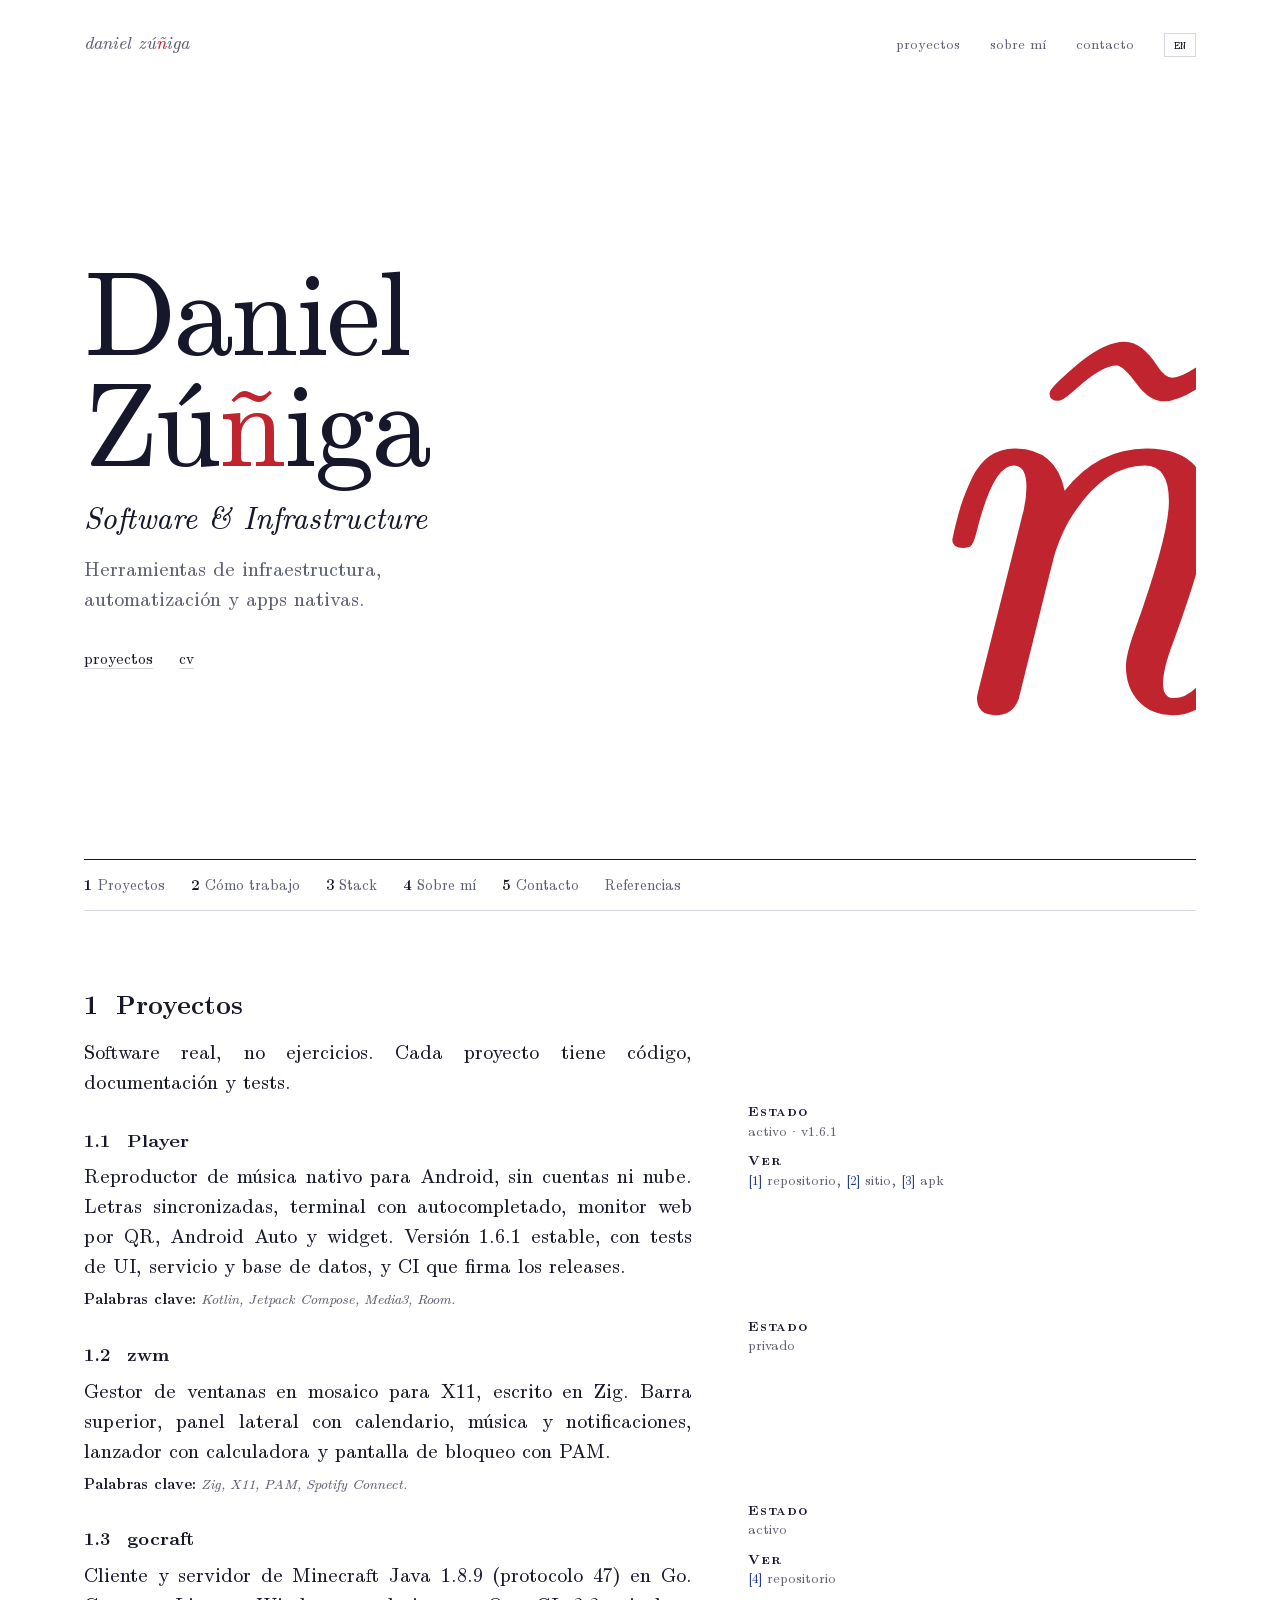
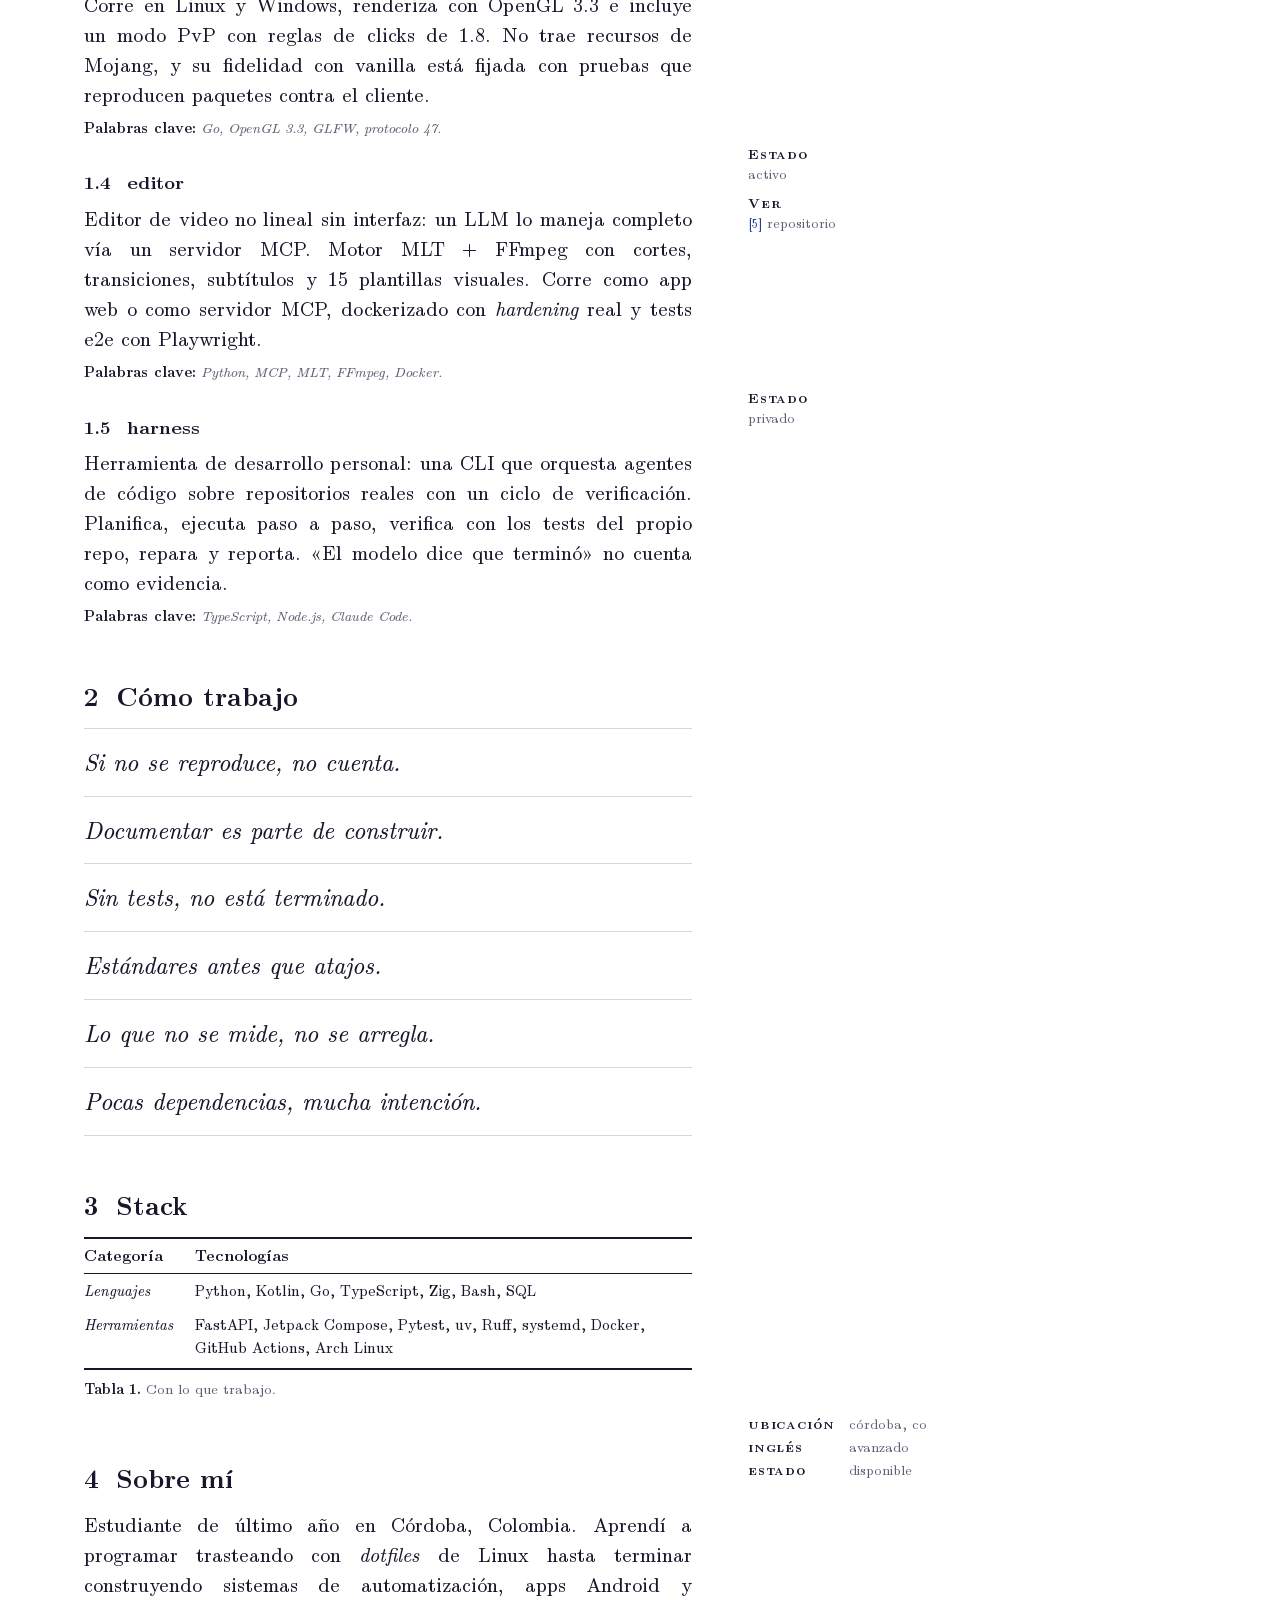
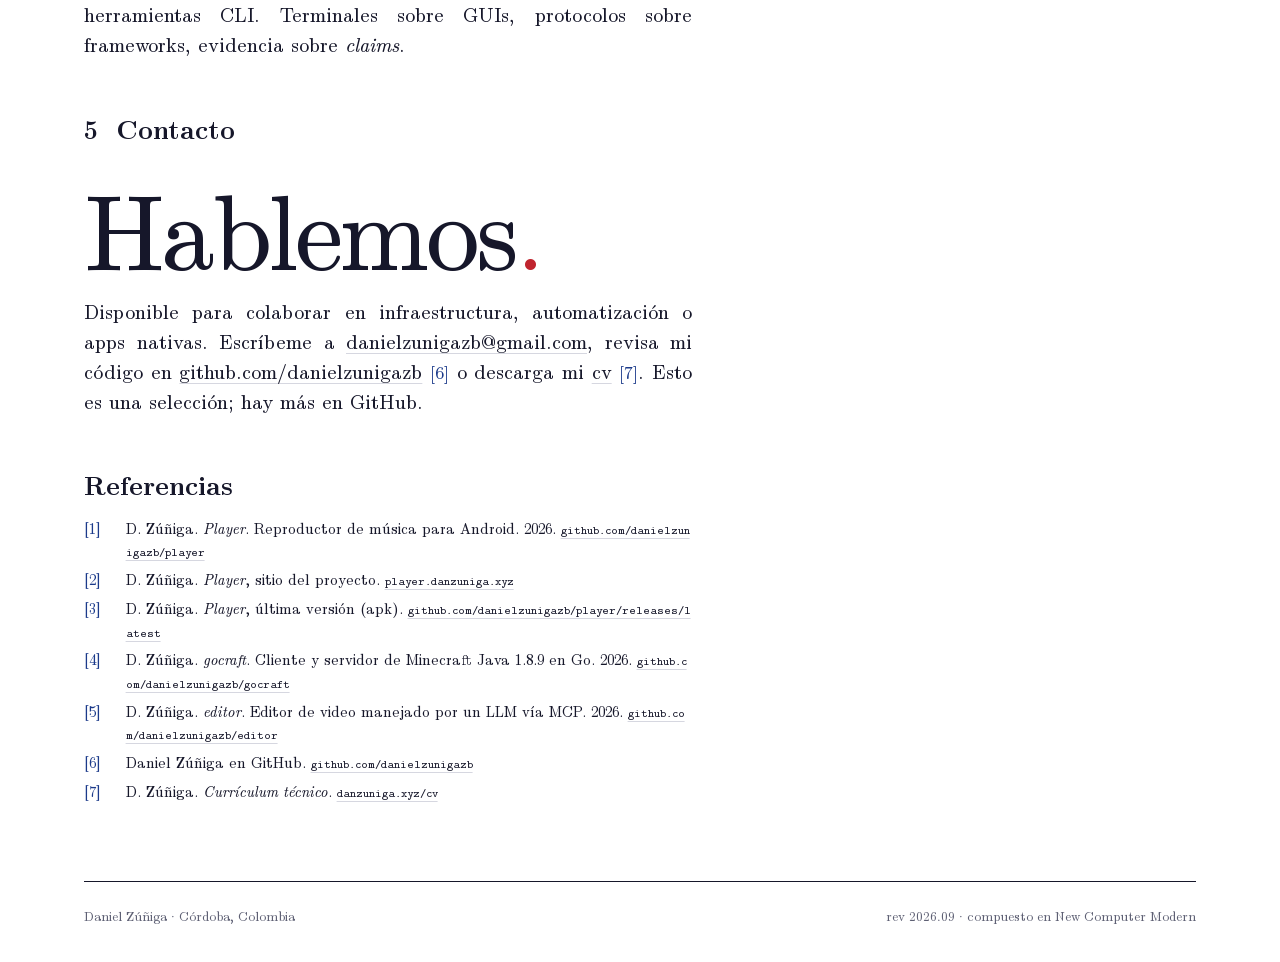
<file: index.html>
<!DOCTYPE html>
<html lang="es">
<head>
<meta charset="UTF-8">
<meta name="viewport" content="width=device-width, initial-scale=1.0">
<meta name="color-scheme" content="light dark">
<title>Daniel Zúñiga · Software &amp; Infrastructure</title>
<meta name="description" content="Daniel Zúñiga, autodidacta colombiano. Herramientas de infraestructura, automatización y apps nativas: Player, gocraft, zwm, editor y harness.">
<link rel="canonical" href="https://danzuniga.xyz/">
<link rel="alternate" hreflang="es" href="https://danzuniga.xyz/">
<link rel="alternate" hreflang="en" href="https://danzuniga.xyz/en/">
<link rel="alternate" hreflang="x-default" href="https://danzuniga.xyz/">
<meta property="og:title" content="Daniel Zúñiga · Software &amp; Infrastructure">
<meta property="og:description" content="Autodidacta colombiano. Herramientas de infraestructura, automatización y apps nativas.">
<meta property="og:type" content="website">
<meta property="og:url" content="https://danzuniga.xyz/">
<meta property="og:image" content="https://danzuniga.xyz/og-image.png">
<meta property="og:image:width" content="1200">
<meta property="og:image:height" content="630">
<meta property="og:locale" content="es_CO">
<meta property="og:locale:alternate" content="en_US">
<meta name="twitter:card" content="summary_large_image">
<meta name="twitter:title" content="Daniel Zúñiga · Software &amp; Infrastructure">
<meta name="twitter:description" content="Autodidacta colombiano. Herramientas de infraestructura, automatización y apps nativas.">
<meta name="twitter:image" content="https://danzuniga.xyz/og-image.png">
<link rel="icon" href="/assets/favicon.svg" type="image/svg+xml">
<script type="application/ld+json">
{
  "@context": "https://schema.org",
  "@type": "Person",
  "name": "Daniel Zúñiga",
  "alternateName": ["danielzunigazb", "Daniel Zuñiga"],
  "url": "https://danzuniga.xyz/",
  "image": "https://avatars.githubusercontent.com/u/279340792?v=4",
  "jobTitle": "Software & Infrastructure Developer",
  "description": "Autodidacta colombiano construyendo herramientas de infraestructura, automatización y apps nativas.",
  "email": "mailto:danielzunigazb@gmail.com",
  "address": { "@type": "PostalAddress", "addressRegion": "Córdoba", "addressCountry": "CO" },
  "sameAs": ["https://github.com/danielzunigazb"],
  "knowsAbout": ["Python", "Kotlin", "Go", "Zig", "TypeScript", "Linux", "systemd", "FastAPI", "Jetpack Compose", "Automatización", "CLI tools", "Bash", "Docker", "MCP", "Node.js", "OpenGL", "X11"]
}
</script>
<link rel="preload" href="/assets/fonts/ncm-book.woff2" as="font" type="font/woff2" crossorigin>
<link rel="preload" href="/assets/fonts/ncm-book-italic.woff2" as="font" type="font/woff2" crossorigin>
<link rel="stylesheet" href="/styles/site.css">
</head>
<body id="top">
<a class="skip" href="#contenido">Saltar al contenido</a>
<div class="wrap">
  <header class="nav">
    <a class="b" href="#top">daniel zú<span>ñ</span>iga</a>
    <a href="#proyectos">proyectos</a><a href="#sobre">sobre mí</a><a href="#contacto">contacto</a>
    <a class="lang" href="/en/" hreflang="en" lang="en" aria-label="Read this site in English">EN</a>
  </header>

  <section class="hero">
    <div class="nn" aria-hidden="true">ñ</div>
    <h1>Daniel<br>Zú<span>ñ</span>iga</h1>
    <p class="sub">Software &amp; Infrastructure</p>
    <p class="one">Herramientas de infraestructura, automatización y apps nativas.</p>
    <div class="go"><a href="#proyectos">proyectos</a><a href="/cv/">cv</a></div>
  </section>

  <nav class="toc" aria-label="Contenido"><a href="#proyectos"><b>1</b>Proyectos</a><a href="#trabajo"><b>2</b>Cómo trabajo</a><a href="#stack"><b>3</b>Stack</a><a href="#sobre"><b>4</b>Sobre mí</a><a href="#contacto"><b>5</b>Contacto</a><a href="#referencias">Referencias</a></nav>

  <main class="doc" id="contenido">

    <section id="proyectos">
      <div class="row"><div class="main"><h2 class="s"><i>1</i>Proyectos</h2><p>Software real, no ejercicios. Cada proyecto tiene código, documentación y tests.</p></div><aside class="mn"></aside></div>

      <div class="row">
        <div class="main">
          <h3 class="ss"><i>1.1</i>Player</h3>
          <p>Reproductor de música nativo para Android, sin cuentas ni nube. Letras sincronizadas, terminal con autocompletado, monitor web por QR, Android Auto y widget. Versión 1.6.1 estable, con tests de UI, servicio y base de datos, y CI que firma los releases.</p>
          <p class="kw"><b>Palabras clave:</b> Kotlin, Jetpack Compose, Media3, Room.</p>
        </div>
        <aside class="mn"><p><b>Estado</b><br>activo · v1.6.1</p><p><b>Ver</b><br><a class="cite" href="#r1">[1]</a> repositorio, <a class="cite" href="#r2">[2]</a> sitio, <a class="cite" href="#r3">[3]</a> apk</p></aside>
      </div>

      <div class="row">
        <div class="main">
          <h3 class="ss"><i>1.2</i>zwm</h3>
          <p>Gestor de ventanas en mosaico para X11, escrito en Zig. Barra superior, panel lateral con calendario, música y notificaciones, lanzador con calculadora y pantalla de bloqueo con PAM.</p>
          <p class="kw"><b>Palabras clave:</b> Zig, X11, PAM, Spotify Connect.</p>
        </div>
        <aside class="mn"><p><b>Estado</b><br>privado</p></aside>
      </div>

      <div class="row">
        <div class="main">
          <h3 class="ss"><i>1.3</i>gocraft</h3>
          <p>Cliente y servidor de Minecraft Java 1.8.9 (protocolo 47) en Go. Corre en Linux y Windows, renderiza con OpenGL 3.3 e incluye un modo PvP con reglas de clicks de 1.8. No trae recursos de Mojang, y su fidelidad con vanilla está fijada con pruebas que reproducen paquetes contra el cliente.</p>
          <p class="kw"><b>Palabras clave:</b> Go, OpenGL 3.3, GLFW, protocolo 47.</p>
        </div>
        <aside class="mn"><p><b>Estado</b><br>activo</p><p><b>Ver</b><br><a class="cite" href="#r4">[4]</a> repositorio</p></aside>
      </div>

      <div class="row">
        <div class="main">
          <h3 class="ss"><i>1.4</i>editor</h3>
          <p>Editor de video no lineal sin interfaz: un LLM lo maneja completo vía un servidor MCP. Motor MLT + FFmpeg con cortes, transiciones, subtítulos y 15 plantillas visuales. Corre como app web o como servidor MCP, dockerizado con <i>hardening</i> real y tests e2e con Playwright.</p>
          <p class="kw"><b>Palabras clave:</b> Python, MCP, MLT, FFmpeg, Docker.</p>
        </div>
        <aside class="mn"><p><b>Estado</b><br>activo</p><p><b>Ver</b><br><a class="cite" href="#r5">[5]</a> repositorio</p></aside>
      </div>

      <div class="row">
        <div class="main">
          <h3 class="ss"><i>1.5</i>harness</h3>
          <p>Herramienta de desarrollo personal: una CLI que orquesta agentes de código sobre repositorios reales con un ciclo de verificación. Planifica, ejecuta paso a paso, verifica con los tests del propio repo, repara y reporta. «El modelo dice que terminó» no cuenta como evidencia.</p>
          <p class="kw"><b>Palabras clave:</b> TypeScript, Node.js, Claude Code.</p>
        </div>
        <aside class="mn"><p><b>Estado</b><br>privado</p></aside>
      </div>
    </section>

    <section id="trabajo">
      <div class="row"><div class="main">
        <h2 class="s"><i>2</i>Cómo trabajo</h2>
        <ul class="say">
          <li>Si no se reproduce, no cuenta.</li>
          <li>Documentar es parte de construir.</li>
          <li>Sin tests, no está terminado.</li>
          <li>Estándares antes que atajos.</li>
          <li>Lo que no se mide, no se arregla.</li>
          <li>Pocas dependencias, mucha intención.</li>
        </ul>
      </div><aside class="mn"></aside></div>
    </section>

    <section id="stack">
      <div class="row"><div class="main">
        <h2 class="s"><i>3</i>Stack</h2>
        <table>
          <thead><tr><th scope="col">Categoría</th><th scope="col">Tecnologías</th></tr></thead>
          <tbody>
            <tr><td>Lenguajes</td><td>Python, Kotlin, Go, TypeScript, Zig, Bash, SQL</td></tr>
            <tr><td>Herramientas</td><td>FastAPI, Jetpack Compose, Pytest, uv, Ruff, systemd, Docker, GitHub Actions, Arch Linux</td></tr>
          </tbody>
          <caption><b>Tabla 1.</b> Con lo que trabajo.</caption>
        </table>
      </div><aside class="mn"></aside></div>
    </section>

    <section id="sobre">
      <div class="row">
        <div class="main">
          <h2 class="s"><i>4</i>Sobre mí</h2>
          <p>Estudiante de último año en Córdoba, Colombia. Aprendí a programar trasteando con <i>dotfiles</i> de Linux hasta terminar construyendo sistemas de automatización, apps Android y herramientas CLI. Terminales sobre GUIs, protocolos sobre frameworks, evidencia sobre <i>claims</i>.</p>
        </div>
        <aside class="mn"><dl class="fact"><dt>ubicación</dt><dd>córdoba, co</dd><dt>inglés</dt><dd>avanzado</dd><dt>estado</dt><dd>disponible</dd></dl></aside>
      </div>
    </section>

    <section id="contacto">
      <div class="row"><div class="main">
        <h2 class="s"><i>5</i>Contacto</h2>
        <p class="hello">Hablemos<span>.</span></p>
        <p>Disponible para colaborar en infraestructura, automatización o apps nativas. Escríbeme a <a href="mailto:danielzunigazb@gmail.com">danielzunigazb@gmail.com</a>, revisa mi código en <a href="https://github.com/danielzunigazb">github.com/danielzunigazb</a> <a class="cite" href="#r6">[6]</a> o descarga mi <a href="/cv/">cv</a> <a class="cite" href="#r7">[7]</a>. Esto es una selección; hay más en GitHub.</p>
      </div><aside class="mn"></aside></div>
    </section>

    <section id="referencias">
      <div class="row"><div class="main">
        <h2 class="s">Referencias</h2>
        <ol class="refs">
          <li id="r1"><span class="k">[1]</span><span>D. Zúñiga. <i>Player</i>. Reproductor de música para Android. 2026. <span class="u"><a href="https://github.com/danielzunigazb/player" target="_blank" rel="noopener">github.com/danielzunigazb/player</a></span></span></li>
          <li id="r2"><span class="k">[2]</span><span>D. Zúñiga. <i>Player</i>, sitio del proyecto. <span class="u"><a href="https://player.danzuniga.xyz" target="_blank" rel="noopener">player.danzuniga.xyz</a></span></span></li>
          <li id="r3"><span class="k">[3]</span><span>D. Zúñiga. <i>Player</i>, última versión (apk). <span class="u"><a href="https://github.com/danielzunigazb/player/releases/latest" target="_blank" rel="noopener">github.com/danielzunigazb/player/releases/latest</a></span></span></li>
          <li id="r4"><span class="k">[4]</span><span>D. Zúñiga. <i>gocraft</i>. Cliente y servidor de Minecraft Java 1.8.9 en Go. 2026. <span class="u"><a href="https://github.com/danielzunigazb/gocraft" target="_blank" rel="noopener">github.com/danielzunigazb/gocraft</a></span></span></li>
          <li id="r5"><span class="k">[5]</span><span>D. Zúñiga. <i>editor</i>. Editor de video manejado por un LLM vía MCP. 2026. <span class="u"><a href="https://github.com/danielzunigazb/editor" target="_blank" rel="noopener">github.com/danielzunigazb/editor</a></span></span></li>
          <li id="r6"><span class="k">[6]</span><span>Daniel Zúñiga en GitHub. <span class="u"><a href="https://github.com/danielzunigazb" target="_blank" rel="noopener">github.com/danielzunigazb</a></span></span></li>
          <li id="r7"><span class="k">[7]</span><span>D. Zúñiga. <i>Currículum técnico</i>. <span class="u"><a href="/cv/">danzuniga.xyz/cv</a></span></span></li>
        </ol>
      </div><aside class="mn"></aside></div>
    </section>

  </main>

  <footer class="foot"><span>Daniel Zúñiga · Córdoba, Colombia</span><span>rev 2026.09 · compuesto en New Computer Modern</span></footer>
</div>

<script data-goatcounter="https://danfolio.goatcounter.com/count"
        async src="//gc.zgo.at/count.js"></script>
</body>
</html>
</file>
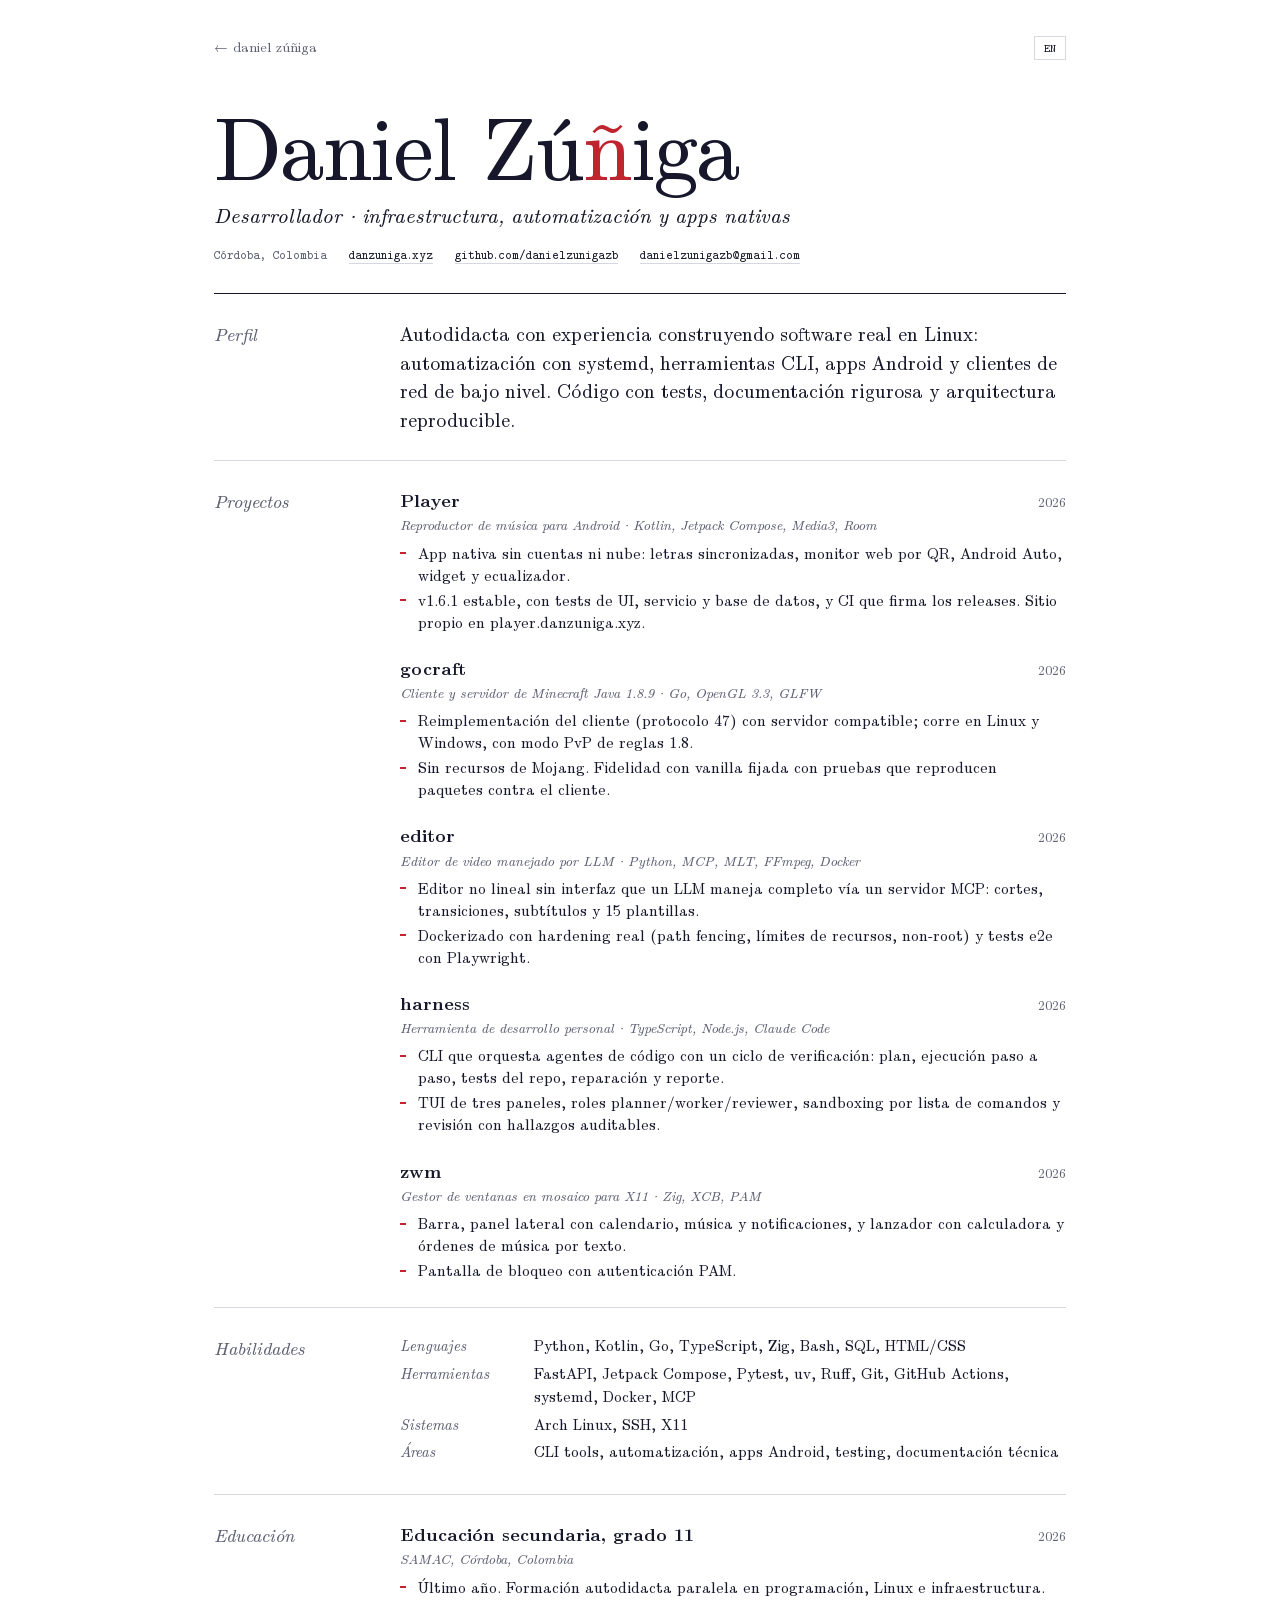
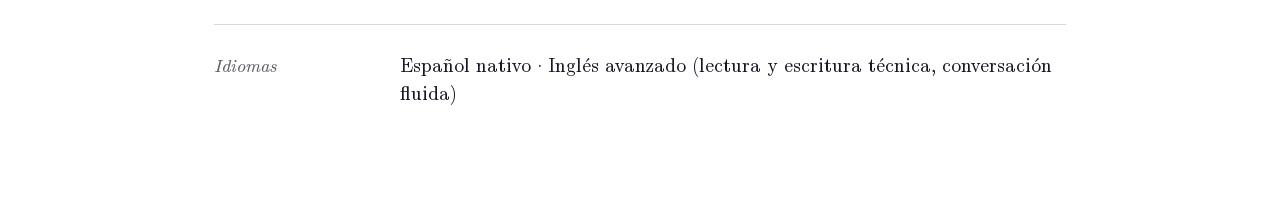
<file: cv/index.html>
<!DOCTYPE html>
<html lang="es">
<head>
<meta charset="UTF-8">
<meta name="viewport" content="width=device-width, initial-scale=1.0">
<meta name="color-scheme" content="light dark">
<title>Daniel Zúñiga · CV técnico</title>
<meta name="description" content="CV técnico de Daniel Zúñiga: desarrollador autodidacta de infraestructura, automatización y apps nativas. Python, Kotlin, Go, Zig, systemd, CLI tools.">
<link rel="canonical" href="https://danzuniga.xyz/cv/">
<link rel="alternate" hreflang="es" href="https://danzuniga.xyz/cv/">
<link rel="alternate" hreflang="en" href="https://danzuniga.xyz/cv/en/">
<link rel="alternate" hreflang="x-default" href="https://danzuniga.xyz/cv/">
<link rel="icon" href="/assets/favicon.svg" type="image/svg+xml">
<link rel="preload" href="/assets/fonts/ncm-book.woff2" as="font" type="font/woff2" crossorigin>
<link rel="stylesheet" href="/styles/site.css">
</head>
<body class="cvpage">
<div class="cvwrap">
  <nav class="cvbar" aria-label="Navegación"><a href="/">← daniel zúñiga</a><a class="lang" href="/cv/en/" hreflang="en" lang="en" aria-label="Read this résumé in English">EN</a></nav>

  <header class="head">
    <h1>Daniel Zú<span>ñ</span>iga</h1>
    <p class="role">Desarrollador · infraestructura, automatización y apps nativas</p>
    <div class="ct"><span>Córdoba, Colombia</span><a href="https://danzuniga.xyz">danzuniga.xyz</a><a href="https://github.com/danielzunigazb">github.com/danielzunigazb</a><a href="mailto:danielzunigazb@gmail.com">danielzunigazb@gmail.com</a></div>
  </header>

  <main>
    <section class="cs">
      <h2>Perfil</h2>
      <p>Autodidacta con experiencia construyendo software real en Linux: automatización con systemd, herramientas CLI, apps Android y clientes de red de bajo nivel. Código con tests, documentación rigurosa y arquitectura reproducible.</p>
    </section>

    <section class="cs">
      <h2>Proyectos</h2>
      <div>
        <div class="job">
          <div class="t"><b>Player</b><span>2026</span></div>
          <div class="k">Reproductor de música para Android · Kotlin, Jetpack Compose, Media3, Room</div>
          <ul><li>App nativa sin cuentas ni nube: letras sincronizadas, monitor web por QR, Android Auto, widget y ecualizador.</li><li>v1.6.1 estable, con tests de UI, servicio y base de datos, y CI que firma los releases. Sitio propio en player.danzuniga.xyz.</li></ul>
        </div>
        <div class="job">
          <div class="t"><b>gocraft</b><span>2026</span></div>
          <div class="k">Cliente y servidor de Minecraft Java 1.8.9 · Go, OpenGL 3.3, GLFW</div>
          <ul><li>Reimplementación del cliente (protocolo 47) con servidor compatible; corre en Linux y Windows, con modo PvP de reglas 1.8.</li><li>Sin recursos de Mojang. Fidelidad con vanilla fijada con pruebas que reproducen paquetes contra el cliente.</li></ul>
        </div>
        <div class="job">
          <div class="t"><b>editor</b><span>2026</span></div>
          <div class="k">Editor de video manejado por LLM · Python, MCP, MLT, FFmpeg, Docker</div>
          <ul><li>Editor no lineal sin interfaz que un LLM maneja completo vía un servidor MCP: cortes, transiciones, subtítulos y 15 plantillas.</li><li>Dockerizado con hardening real (path fencing, límites de recursos, non-root) y tests e2e con Playwright.</li></ul>
        </div>
        <div class="job">
          <div class="t"><b>harness</b><span>2026</span></div>
          <div class="k">Herramienta de desarrollo personal · TypeScript, Node.js, Claude Code</div>
          <ul><li>CLI que orquesta agentes de código con un ciclo de verificación: plan, ejecución paso a paso, tests del repo, reparación y reporte.</li><li>TUI de tres paneles, roles planner/worker/reviewer, sandboxing por lista de comandos y revisión con hallazgos auditables.</li></ul>
        </div>
        <div class="job">
          <div class="t"><b>zwm</b><span>2026</span></div>
          <div class="k">Gestor de ventanas en mosaico para X11 · Zig, XCB, PAM</div>
          <ul><li>Barra, panel lateral con calendario, música y notificaciones, y lanzador con calculadora y órdenes de música por texto.</li><li>Pantalla de bloqueo con autenticación PAM.</li></ul>
        </div>
      </div>
    </section>

    <section class="cs">
      <h2>Habilidades</h2>
      <div class="sk">
        <div><i>Lenguajes</i><span>Python, Kotlin, Go, TypeScript, Zig, Bash, SQL, HTML/CSS</span></div>
        <div><i>Herramientas</i><span>FastAPI, Jetpack Compose, Pytest, uv, Ruff, Git, GitHub Actions, systemd, Docker, MCP</span></div>
        <div><i>Sistemas</i><span>Arch Linux, SSH, X11</span></div>
        <div><i>Áreas</i><span>CLI tools, automatización, apps Android, testing, documentación técnica</span></div>
      </div>
    </section>

    <section class="cs">
      <h2>Educación</h2>
      <div class="job"><div class="t"><b>Educación secundaria, grado 11</b><span>2026</span></div><div class="k">SAMAC, Córdoba, Colombia</div><ul><li>Último año. Formación autodidacta paralela en programación, Linux e infraestructura.</li></ul></div>
    </section>

    <section class="cs">
      <h2>Idiomas</h2>
      <p>Español nativo · Inglés avanzado (lectura y escritura técnica, conversación fluida)</p>
    </section>
  </main>
</div>

<script data-goatcounter="https://danfolio.goatcounter.com/count"
        async src="//gc.zgo.at/count.js"></script>
</body>
</html>
</file>
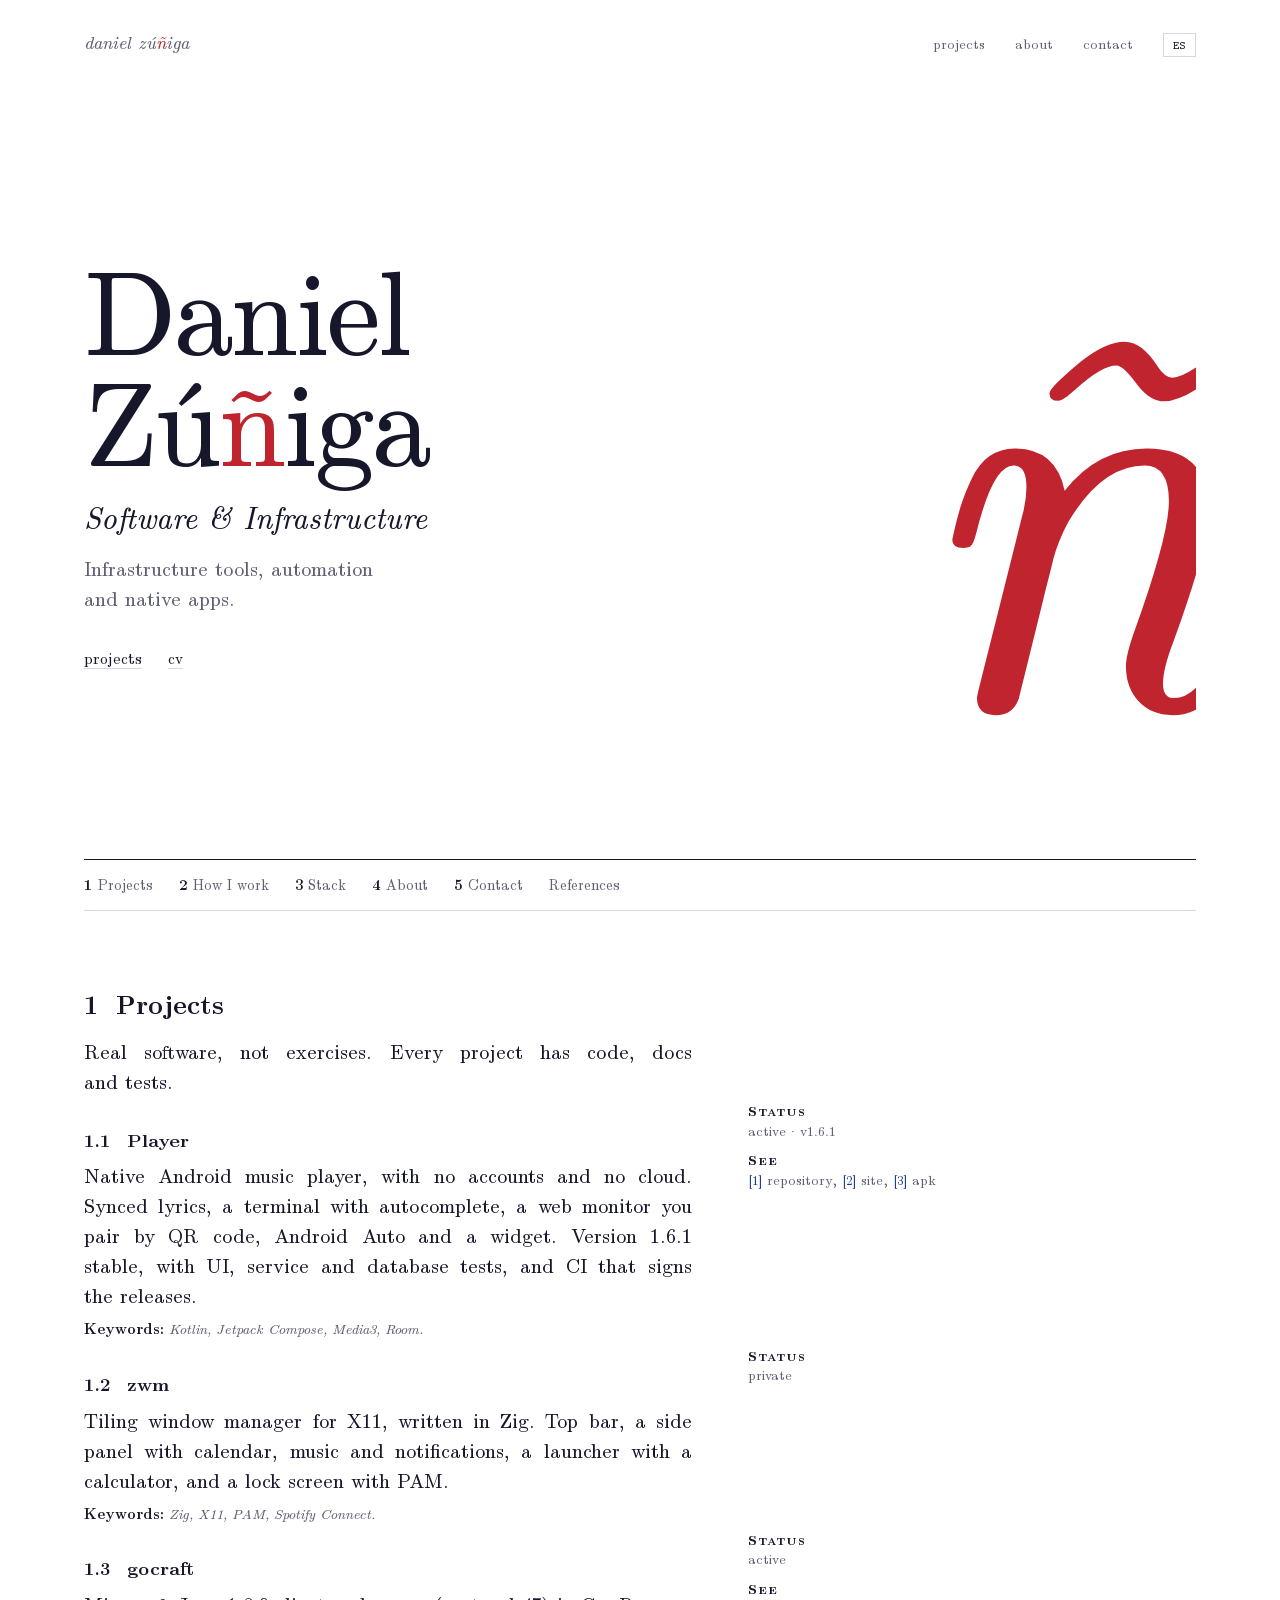
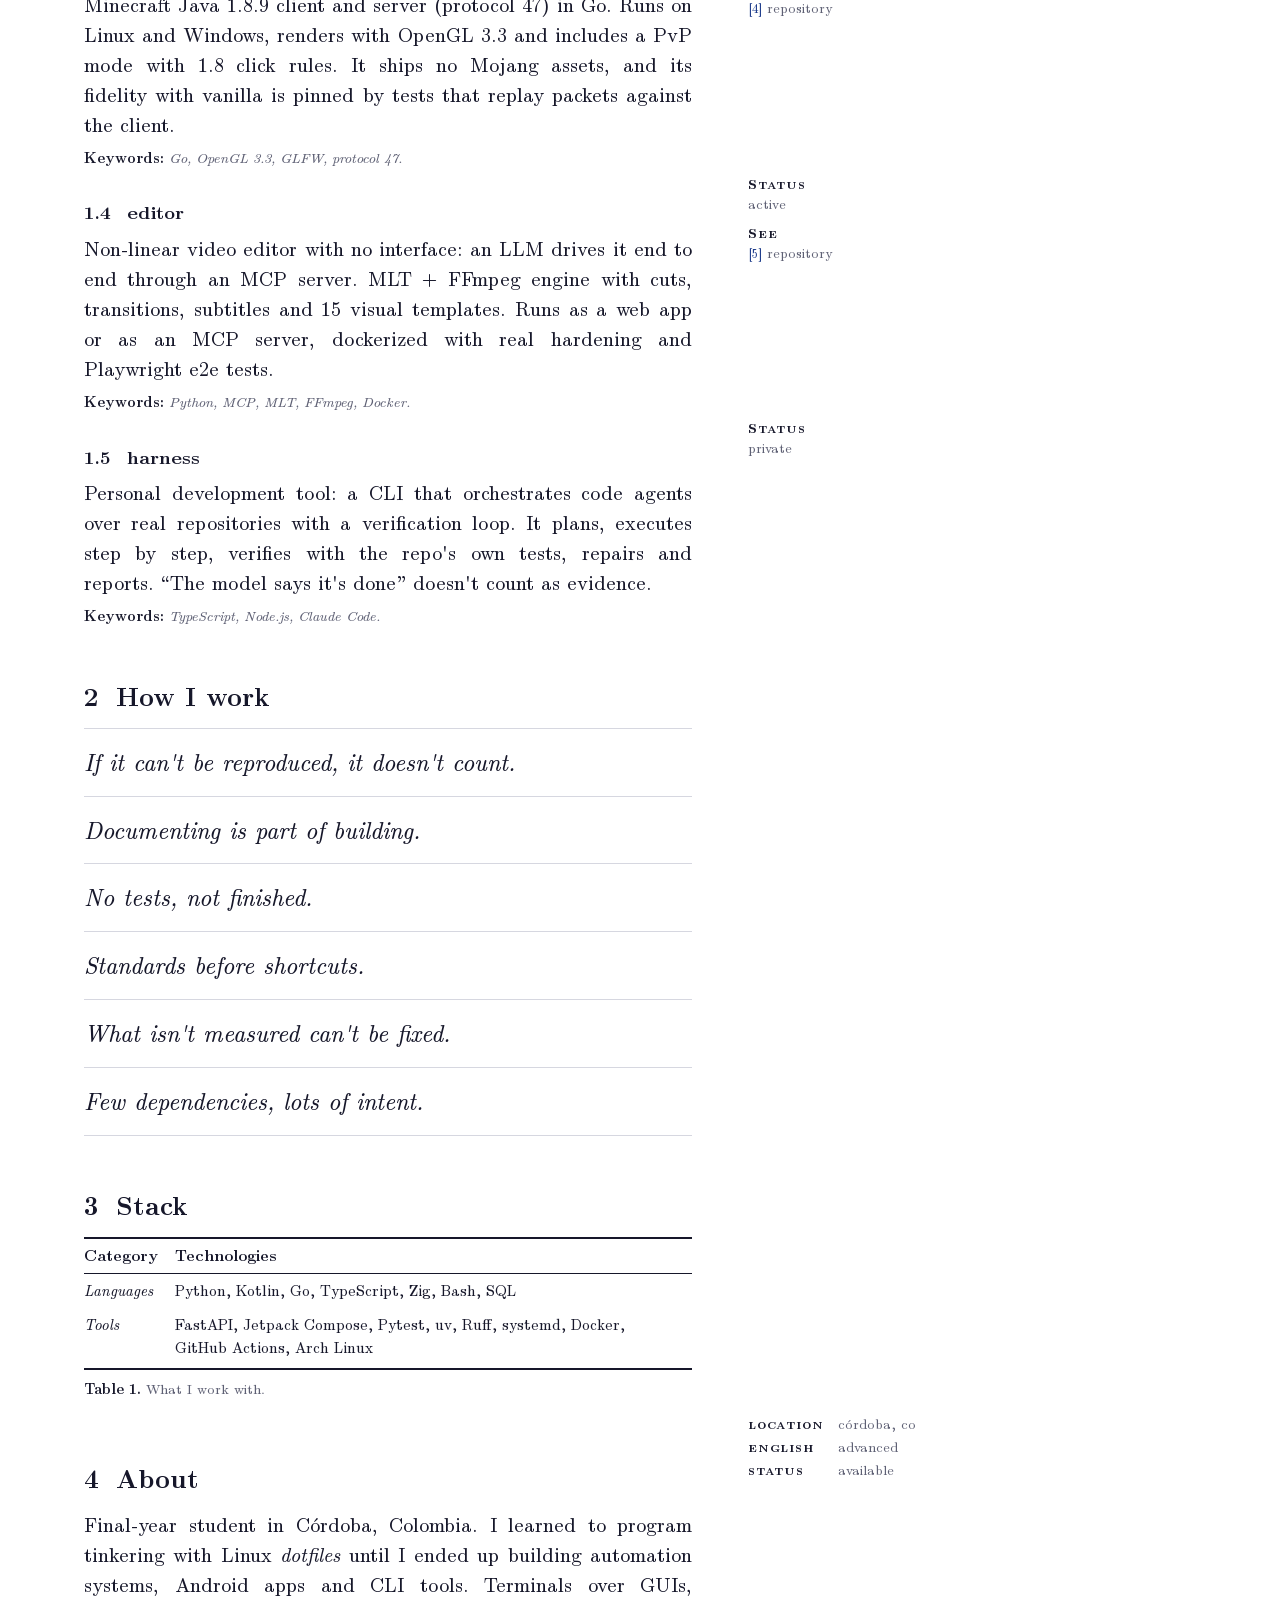
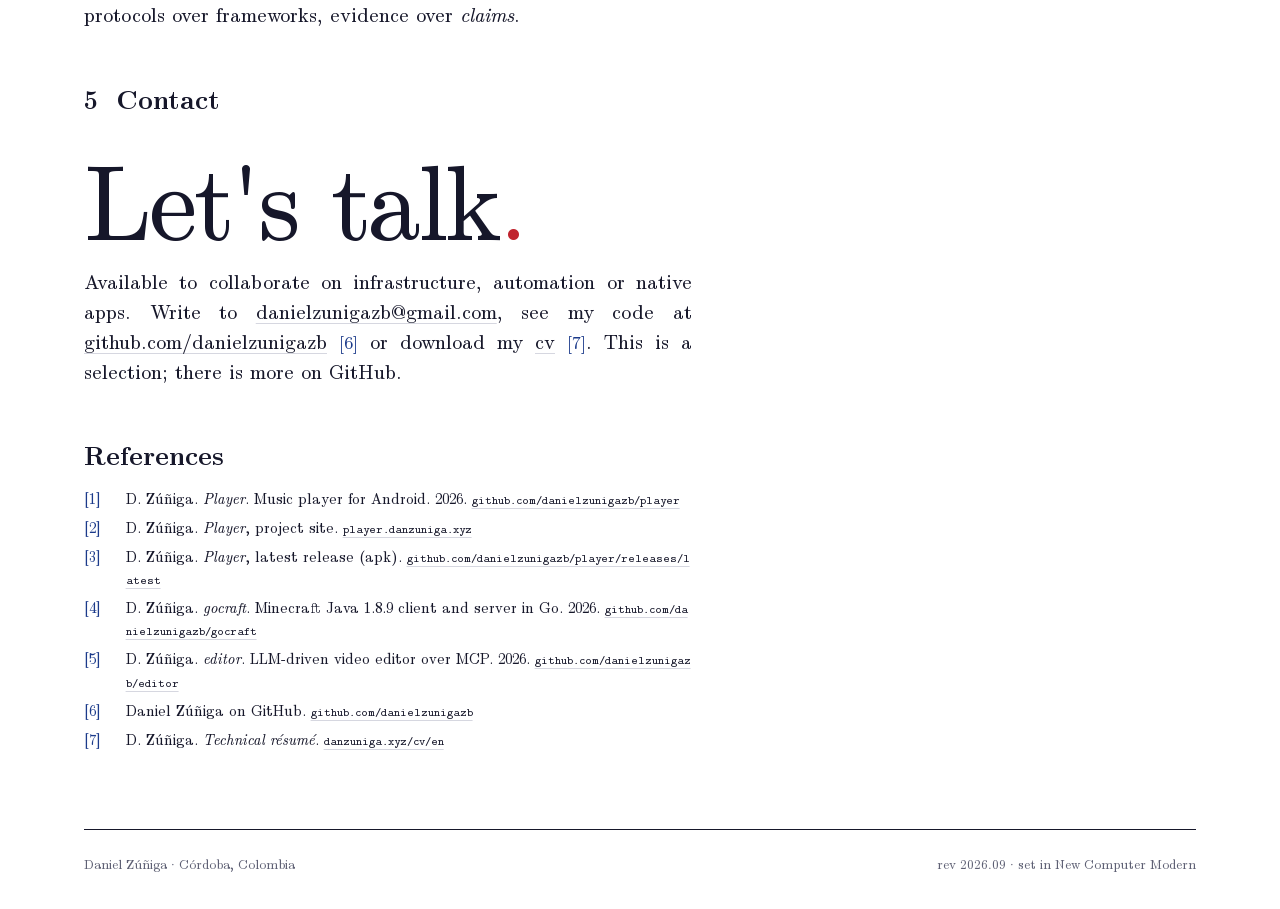
<file: en/index.html>
<!DOCTYPE html>
<html lang="en">
<head>
<meta charset="UTF-8">
<meta name="viewport" content="width=device-width, initial-scale=1.0">
<meta name="color-scheme" content="light dark">
<title>Daniel Zúñiga · Software &amp; Infrastructure</title>
<meta name="description" content="Daniel Zúñiga, a self-taught Colombian developer. Infrastructure tools, automation and native apps: Player, gocraft, zwm, editor and harness.">
<link rel="canonical" href="https://danzuniga.xyz/en/">
<link rel="alternate" hreflang="es" href="https://danzuniga.xyz/">
<link rel="alternate" hreflang="en" href="https://danzuniga.xyz/en/">
<link rel="alternate" hreflang="x-default" href="https://danzuniga.xyz/">
<meta property="og:title" content="Daniel Zúñiga · Software &amp; Infrastructure">
<meta property="og:description" content="Self-taught Colombian developer. Infrastructure tools, automation and native apps.">
<meta property="og:type" content="website">
<meta property="og:url" content="https://danzuniga.xyz/en/">
<meta property="og:image" content="https://danzuniga.xyz/og-image.png">
<meta property="og:image:width" content="1200">
<meta property="og:image:height" content="630">
<meta property="og:locale" content="en_US">
<meta property="og:locale:alternate" content="es_CO">
<meta name="twitter:card" content="summary_large_image">
<meta name="twitter:title" content="Daniel Zúñiga · Software &amp; Infrastructure">
<meta name="twitter:description" content="Self-taught Colombian developer. Infrastructure tools, automation and native apps.">
<meta name="twitter:image" content="https://danzuniga.xyz/og-image.png">
<link rel="icon" href="/assets/favicon.svg" type="image/svg+xml">
<script type="application/ld+json">
{
  "@context": "https://schema.org",
  "@type": "Person",
  "name": "Daniel Zúñiga",
  "alternateName": ["danielzunigazb", "Daniel Zuñiga"],
  "url": "https://danzuniga.xyz/en/",
  "image": "https://avatars.githubusercontent.com/u/279340792?v=4",
  "jobTitle": "Software & Infrastructure Developer",
  "description": "Self-taught Colombian developer building infrastructure tools, automation and native apps.",
  "email": "mailto:danielzunigazb@gmail.com",
  "address": { "@type": "PostalAddress", "addressRegion": "Córdoba", "addressCountry": "CO" },
  "sameAs": ["https://github.com/danielzunigazb"],
  "knowsAbout": ["Python", "Kotlin", "Go", "Zig", "TypeScript", "Linux", "systemd", "FastAPI", "Jetpack Compose", "Automation", "CLI tools", "Bash", "Docker", "MCP", "Node.js", "OpenGL", "X11"]
}
</script>
<link rel="preload" href="/assets/fonts/ncm-book.woff2" as="font" type="font/woff2" crossorigin>
<link rel="preload" href="/assets/fonts/ncm-book-italic.woff2" as="font" type="font/woff2" crossorigin>
<link rel="stylesheet" href="/styles/site.css">
</head>
<body id="top">
<a class="skip" href="#contenido">Skip to content</a>
<div class="wrap">
  <header class="nav">
    <a class="b" href="#top">daniel zú<span>ñ</span>iga</a>
    <a href="#proyectos">projects</a><a href="#sobre">about</a><a href="#contacto">contact</a>
    <a class="lang" href="/" hreflang="es" lang="es" aria-label="Leer este sitio en español">ES</a>
  </header>

  <section class="hero">
    <div class="nn" aria-hidden="true">ñ</div>
    <h1>Daniel<br>Zú<span>ñ</span>iga</h1>
    <p class="sub">Software &amp; Infrastructure</p>
    <p class="one">Infrastructure tools, automation and native apps.</p>
    <div class="go"><a href="#proyectos">projects</a><a href="/cv/en/">cv</a></div>
  </section>

  <nav class="toc" aria-label="Contents"><a href="#proyectos"><b>1</b>Projects</a><a href="#trabajo"><b>2</b>How I work</a><a href="#stack"><b>3</b>Stack</a><a href="#sobre"><b>4</b>About</a><a href="#contacto"><b>5</b>Contact</a><a href="#referencias">References</a></nav>

  <main class="doc" id="contenido">

    <section id="proyectos">
      <div class="row"><div class="main"><h2 class="s"><i>1</i>Projects</h2><p>Real software, not exercises. Every project has code, docs and tests.</p></div><aside class="mn"></aside></div>

      <div class="row">
        <div class="main">
          <h3 class="ss"><i>1.1</i>Player</h3>
          <p>Native Android music player, with no accounts and no cloud. Synced lyrics, a terminal with autocomplete, a web monitor you pair by QR code, Android Auto and a widget. Version 1.6.1 stable, with UI, service and database tests, and CI that signs the releases.</p>
          <p class="kw"><b>Keywords:</b> Kotlin, Jetpack Compose, Media3, Room.</p>
        </div>
        <aside class="mn"><p><b>Status</b><br>active · v1.6.1</p><p><b>See</b><br><a class="cite" href="#r1">[1]</a> repository, <a class="cite" href="#r2">[2]</a> site, <a class="cite" href="#r3">[3]</a> apk</p></aside>
      </div>

      <div class="row">
        <div class="main">
          <h3 class="ss"><i>1.2</i>zwm</h3>
          <p>Tiling window manager for X11, written in Zig. Top bar, a side panel with calendar, music and notifications, a launcher with a calculator, and a lock screen with PAM.</p>
          <p class="kw"><b>Keywords:</b> Zig, X11, PAM, Spotify Connect.</p>
        </div>
        <aside class="mn"><p><b>Status</b><br>private</p></aside>
      </div>

      <div class="row">
        <div class="main">
          <h3 class="ss"><i>1.3</i>gocraft</h3>
          <p>Minecraft Java 1.8.9 client and server (protocol 47) in Go. Runs on Linux and Windows, renders with OpenGL 3.3 and includes a PvP mode with 1.8 click rules. It ships no Mojang assets, and its fidelity with vanilla is pinned by tests that replay packets against the client.</p>
          <p class="kw"><b>Keywords:</b> Go, OpenGL 3.3, GLFW, protocol 47.</p>
        </div>
        <aside class="mn"><p><b>Status</b><br>active</p><p><b>See</b><br><a class="cite" href="#r4">[4]</a> repository</p></aside>
      </div>

      <div class="row">
        <div class="main">
          <h3 class="ss"><i>1.4</i>editor</h3>
          <p>Non-linear video editor with no interface: an LLM drives it end to end through an MCP server. MLT + FFmpeg engine with cuts, transitions, subtitles and 15 visual templates. Runs as a web app or as an MCP server, dockerized with real hardening and Playwright e2e tests.</p>
          <p class="kw"><b>Keywords:</b> Python, MCP, MLT, FFmpeg, Docker.</p>
        </div>
        <aside class="mn"><p><b>Status</b><br>active</p><p><b>See</b><br><a class="cite" href="#r5">[5]</a> repository</p></aside>
      </div>

      <div class="row">
        <div class="main">
          <h3 class="ss"><i>1.5</i>harness</h3>
          <p>Personal development tool: a CLI that orchestrates code agents over real repositories with a verification loop. It plans, executes step by step, verifies with the repo's own tests, repairs and reports. “The model says it's done” doesn't count as evidence.</p>
          <p class="kw"><b>Keywords:</b> TypeScript, Node.js, Claude Code.</p>
        </div>
        <aside class="mn"><p><b>Status</b><br>private</p></aside>
      </div>
    </section>

    <section id="trabajo">
      <div class="row"><div class="main">
        <h2 class="s"><i>2</i>How I work</h2>
        <ul class="say">
          <li>If it can't be reproduced, it doesn't count.</li>
          <li>Documenting is part of building.</li>
          <li>No tests, not finished.</li>
          <li>Standards before shortcuts.</li>
          <li>What isn't measured can't be fixed.</li>
          <li>Few dependencies, lots of intent.</li>
        </ul>
      </div><aside class="mn"></aside></div>
    </section>

    <section id="stack">
      <div class="row"><div class="main">
        <h2 class="s"><i>3</i>Stack</h2>
        <table>
          <thead><tr><th scope="col">Category</th><th scope="col">Technologies</th></tr></thead>
          <tbody>
            <tr><td>Languages</td><td>Python, Kotlin, Go, TypeScript, Zig, Bash, SQL</td></tr>
            <tr><td>Tools</td><td>FastAPI, Jetpack Compose, Pytest, uv, Ruff, systemd, Docker, GitHub Actions, Arch Linux</td></tr>
          </tbody>
          <caption><b>Table 1.</b> What I work with.</caption>
        </table>
      </div><aside class="mn"></aside></div>
    </section>

    <section id="sobre">
      <div class="row">
        <div class="main">
          <h2 class="s"><i>4</i>About</h2>
          <p>Final-year student in Córdoba, Colombia. I learned to program tinkering with Linux <i>dotfiles</i> until I ended up building automation systems, Android apps and CLI tools. Terminals over GUIs, protocols over frameworks, evidence over <i>claims</i>.</p>
        </div>
        <aside class="mn"><dl class="fact"><dt>location</dt><dd>córdoba, co</dd><dt>english</dt><dd>advanced</dd><dt>status</dt><dd>available</dd></dl></aside>
      </div>
    </section>

    <section id="contacto">
      <div class="row"><div class="main">
        <h2 class="s"><i>5</i>Contact</h2>
        <p class="hello">Let's talk<span>.</span></p>
        <p>Available to collaborate on infrastructure, automation or native apps. Write to <a href="mailto:danielzunigazb@gmail.com">danielzunigazb@gmail.com</a>, see my code at <a href="https://github.com/danielzunigazb">github.com/danielzunigazb</a> <a class="cite" href="#r6">[6]</a> or download my <a href="/cv/en/">cv</a> <a class="cite" href="#r7">[7]</a>. This is a selection; there is more on GitHub.</p>
      </div><aside class="mn"></aside></div>
    </section>

    <section id="referencias">
      <div class="row"><div class="main">
        <h2 class="s">References</h2>
        <ol class="refs">
          <li id="r1"><span class="k">[1]</span><span>D. Zúñiga. <i>Player</i>. Music player for Android. 2026. <span class="u"><a href="https://github.com/danielzunigazb/player" target="_blank" rel="noopener">github.com/danielzunigazb/player</a></span></span></li>
          <li id="r2"><span class="k">[2]</span><span>D. Zúñiga. <i>Player</i>, project site. <span class="u"><a href="https://player.danzuniga.xyz" target="_blank" rel="noopener">player.danzuniga.xyz</a></span></span></li>
          <li id="r3"><span class="k">[3]</span><span>D. Zúñiga. <i>Player</i>, latest release (apk). <span class="u"><a href="https://github.com/danielzunigazb/player/releases/latest" target="_blank" rel="noopener">github.com/danielzunigazb/player/releases/latest</a></span></span></li>
          <li id="r4"><span class="k">[4]</span><span>D. Zúñiga. <i>gocraft</i>. Minecraft Java 1.8.9 client and server in Go. 2026. <span class="u"><a href="https://github.com/danielzunigazb/gocraft" target="_blank" rel="noopener">github.com/danielzunigazb/gocraft</a></span></span></li>
          <li id="r5"><span class="k">[5]</span><span>D. Zúñiga. <i>editor</i>. LLM-driven video editor over MCP. 2026. <span class="u"><a href="https://github.com/danielzunigazb/editor" target="_blank" rel="noopener">github.com/danielzunigazb/editor</a></span></span></li>
          <li id="r6"><span class="k">[6]</span><span>Daniel Zúñiga on GitHub. <span class="u"><a href="https://github.com/danielzunigazb" target="_blank" rel="noopener">github.com/danielzunigazb</a></span></span></li>
          <li id="r7"><span class="k">[7]</span><span>D. Zúñiga. <i>Technical résumé</i>. <span class="u"><a href="/cv/en/">danzuniga.xyz/cv/en</a></span></span></li>
        </ol>
      </div><aside class="mn"></aside></div>
    </section>

  </main>

  <footer class="foot"><span>Daniel Zúñiga · Córdoba, Colombia</span><span>rev 2026.09 · set in New Computer Modern</span></footer>
</div>

<script data-goatcounter="https://danfolio.goatcounter.com/count"
        async src="//gc.zgo.at/count.js"></script>
</body>
</html>
</file>
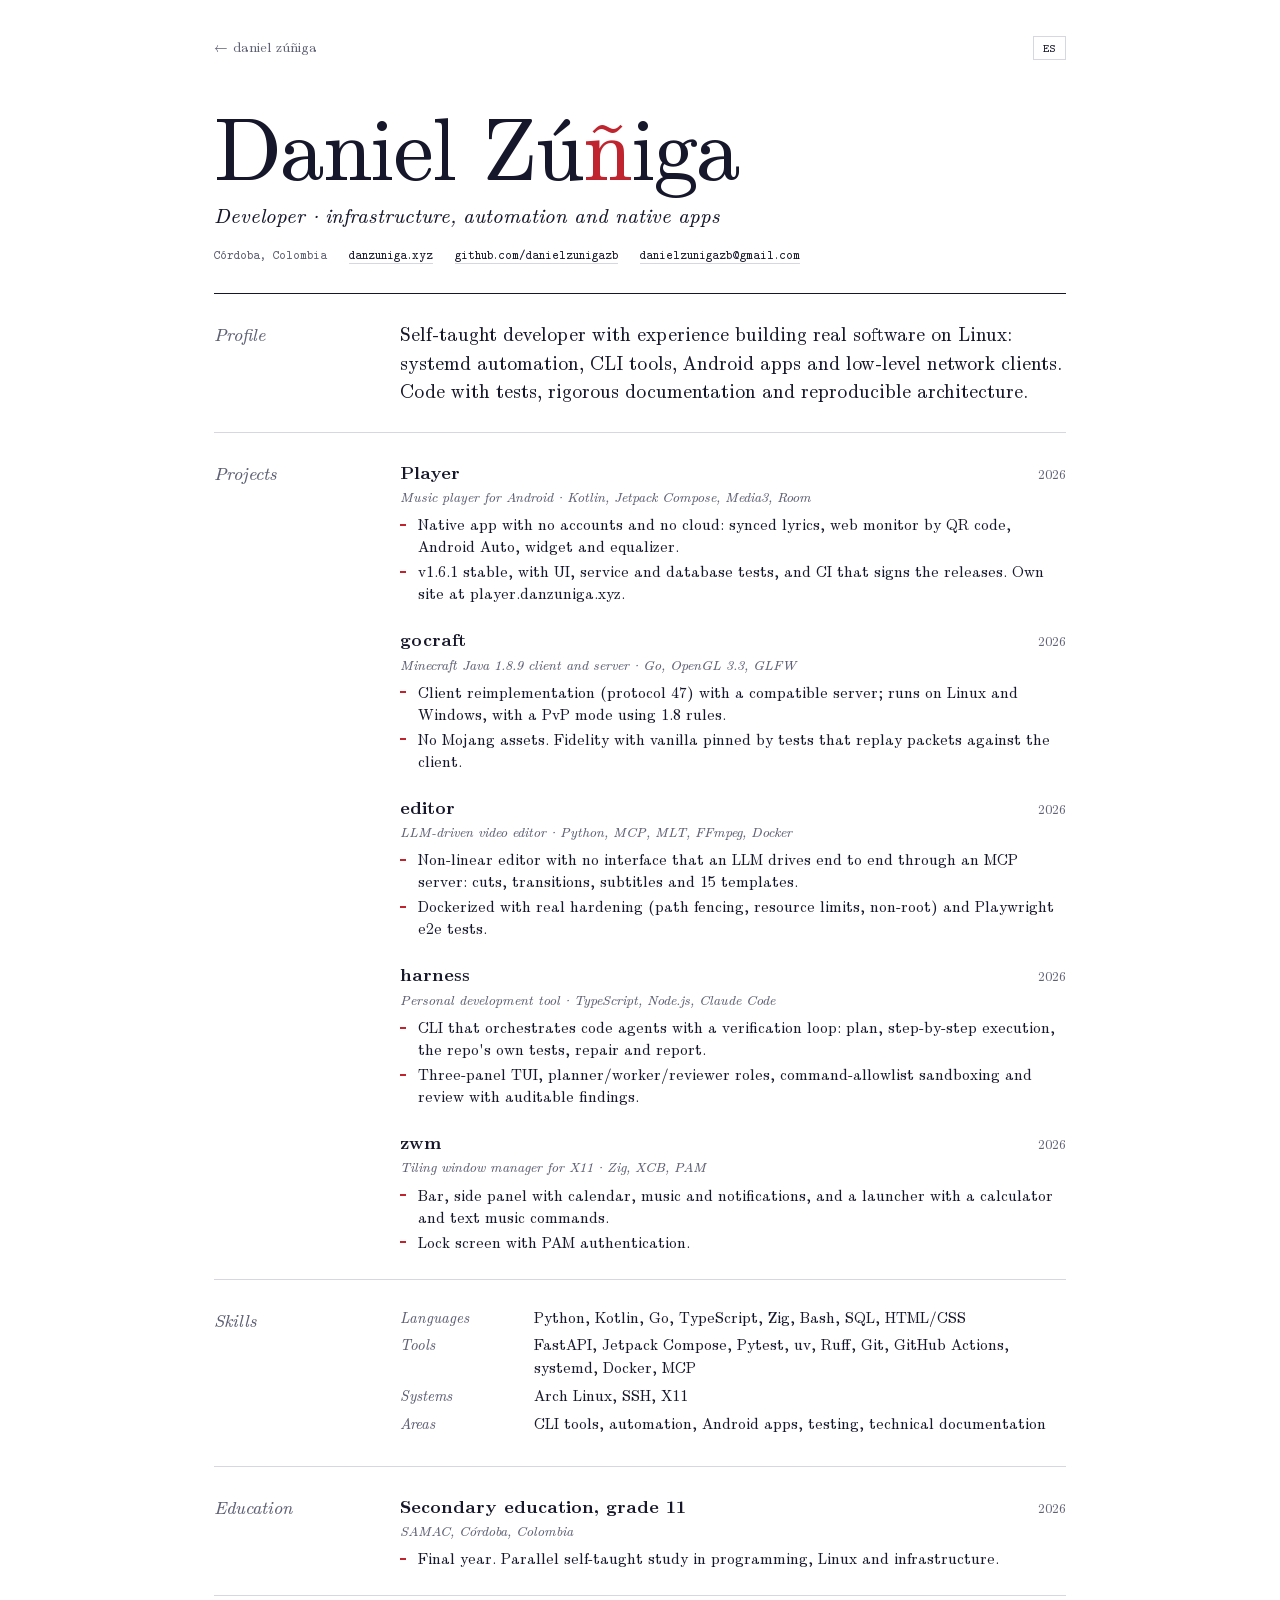
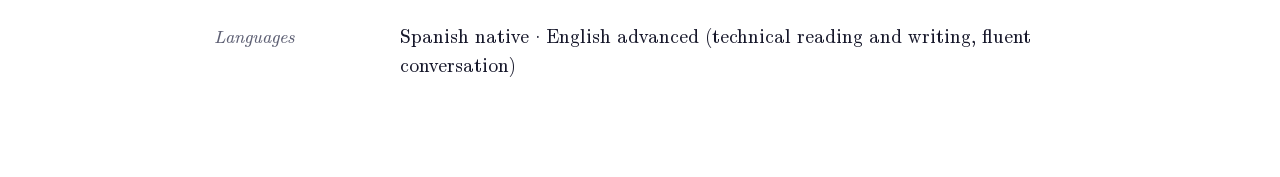
<file: cv/en/index.html>
<!DOCTYPE html>
<html lang="en">
<head>
<meta charset="UTF-8">
<meta name="viewport" content="width=device-width, initial-scale=1.0">
<meta name="color-scheme" content="light dark">
<title>Daniel Zúñiga · Technical résumé</title>
<meta name="description" content="Technical résumé of Daniel Zúñiga: self-taught developer of infrastructure, automation and native apps. Python, Kotlin, Go, Zig, systemd, CLI tools.">
<link rel="canonical" href="https://danzuniga.xyz/cv/en/">
<link rel="alternate" hreflang="es" href="https://danzuniga.xyz/cv/">
<link rel="alternate" hreflang="en" href="https://danzuniga.xyz/cv/en/">
<link rel="alternate" hreflang="x-default" href="https://danzuniga.xyz/cv/">
<link rel="icon" href="/assets/favicon.svg" type="image/svg+xml">
<link rel="preload" href="/assets/fonts/ncm-book.woff2" as="font" type="font/woff2" crossorigin>
<link rel="stylesheet" href="/styles/site.css">
</head>
<body class="cvpage">
<div class="cvwrap">
  <nav class="cvbar" aria-label="Navigation"><a href="/en/">← daniel zúñiga</a><a class="lang" href="/cv/" hreflang="es" lang="es" aria-label="Leer este currículum en español">ES</a></nav>

  <header class="head">
    <h1>Daniel Zú<span>ñ</span>iga</h1>
    <p class="role">Developer · infrastructure, automation and native apps</p>
    <div class="ct"><span>Córdoba, Colombia</span><a href="https://danzuniga.xyz/en/">danzuniga.xyz</a><a href="https://github.com/danielzunigazb">github.com/danielzunigazb</a><a href="mailto:danielzunigazb@gmail.com">danielzunigazb@gmail.com</a></div>
  </header>

  <main>
    <section class="cs">
      <h2>Profile</h2>
      <p>Self-taught developer with experience building real software on Linux: systemd automation, CLI tools, Android apps and low-level network clients. Code with tests, rigorous documentation and reproducible architecture.</p>
    </section>

    <section class="cs">
      <h2>Projects</h2>
      <div>
        <div class="job">
          <div class="t"><b>Player</b><span>2026</span></div>
          <div class="k">Music player for Android · Kotlin, Jetpack Compose, Media3, Room</div>
          <ul><li>Native app with no accounts and no cloud: synced lyrics, web monitor by QR code, Android Auto, widget and equalizer.</li><li>v1.6.1 stable, with UI, service and database tests, and CI that signs the releases. Own site at player.danzuniga.xyz.</li></ul>
        </div>
        <div class="job">
          <div class="t"><b>gocraft</b><span>2026</span></div>
          <div class="k">Minecraft Java 1.8.9 client and server · Go, OpenGL 3.3, GLFW</div>
          <ul><li>Client reimplementation (protocol 47) with a compatible server; runs on Linux and Windows, with a PvP mode using 1.8 rules.</li><li>No Mojang assets. Fidelity with vanilla pinned by tests that replay packets against the client.</li></ul>
        </div>
        <div class="job">
          <div class="t"><b>editor</b><span>2026</span></div>
          <div class="k">LLM-driven video editor · Python, MCP, MLT, FFmpeg, Docker</div>
          <ul><li>Non-linear editor with no interface that an LLM drives end to end through an MCP server: cuts, transitions, subtitles and 15 templates.</li><li>Dockerized with real hardening (path fencing, resource limits, non-root) and Playwright e2e tests.</li></ul>
        </div>
        <div class="job">
          <div class="t"><b>harness</b><span>2026</span></div>
          <div class="k">Personal development tool · TypeScript, Node.js, Claude Code</div>
          <ul><li>CLI that orchestrates code agents with a verification loop: plan, step-by-step execution, the repo's own tests, repair and report.</li><li>Three-panel TUI, planner/worker/reviewer roles, command-allowlist sandboxing and review with auditable findings.</li></ul>
        </div>
        <div class="job">
          <div class="t"><b>zwm</b><span>2026</span></div>
          <div class="k">Tiling window manager for X11 · Zig, XCB, PAM</div>
          <ul><li>Bar, side panel with calendar, music and notifications, and a launcher with a calculator and text music commands.</li><li>Lock screen with PAM authentication.</li></ul>
        </div>
      </div>
    </section>

    <section class="cs">
      <h2>Skills</h2>
      <div class="sk">
        <div><i>Languages</i><span>Python, Kotlin, Go, TypeScript, Zig, Bash, SQL, HTML/CSS</span></div>
        <div><i>Tools</i><span>FastAPI, Jetpack Compose, Pytest, uv, Ruff, Git, GitHub Actions, systemd, Docker, MCP</span></div>
        <div><i>Systems</i><span>Arch Linux, SSH, X11</span></div>
        <div><i>Areas</i><span>CLI tools, automation, Android apps, testing, technical documentation</span></div>
      </div>
    </section>

    <section class="cs">
      <h2>Education</h2>
      <div class="job"><div class="t"><b>Secondary education, grade 11</b><span>2026</span></div><div class="k">SAMAC, Córdoba, Colombia</div><ul><li>Final year. Parallel self-taught study in programming, Linux and infrastructure.</li></ul></div>
    </section>

    <section class="cs">
      <h2>Languages</h2>
      <p>Spanish native · English advanced (technical reading and writing, fluent conversation)</p>
    </section>
  </main>
</div>

<script data-goatcounter="https://danfolio.goatcounter.com/count"
        async src="//gc.zgo.at/count.js"></script>
</body>
</html>
</file>
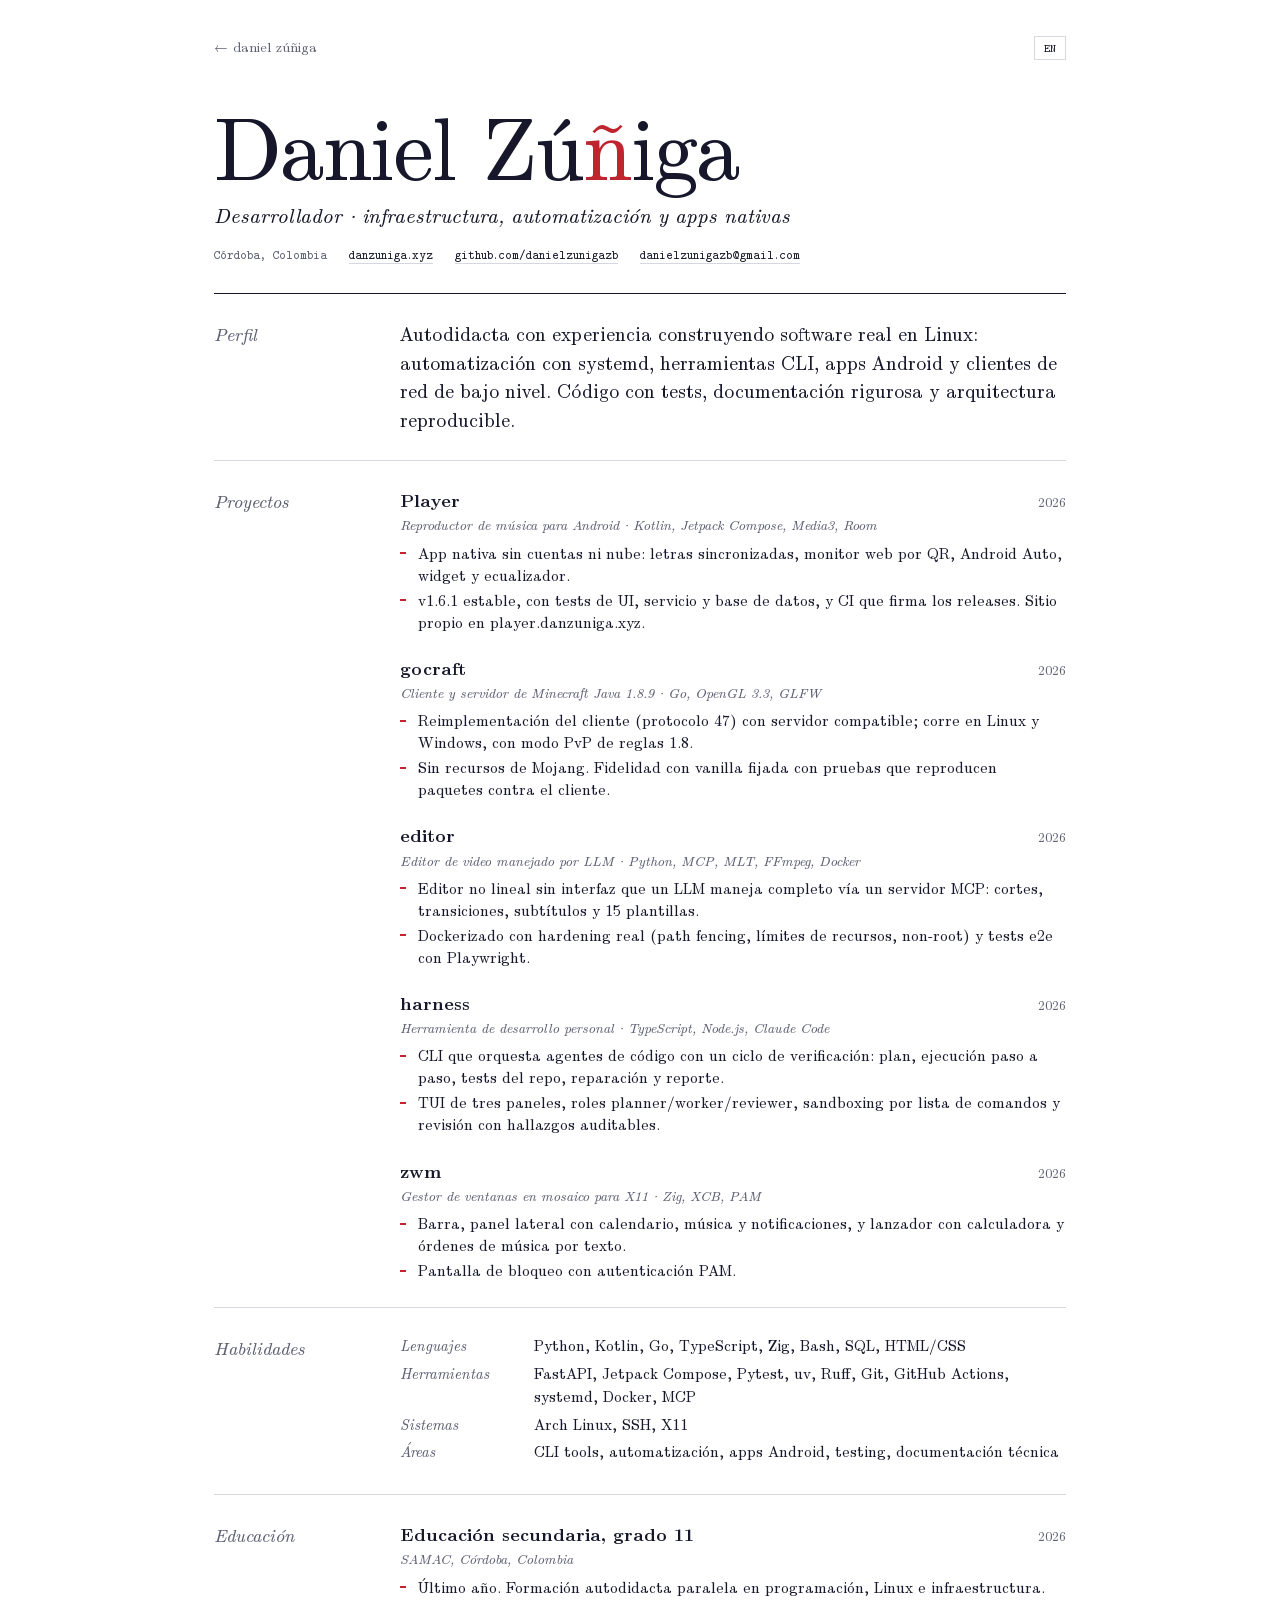
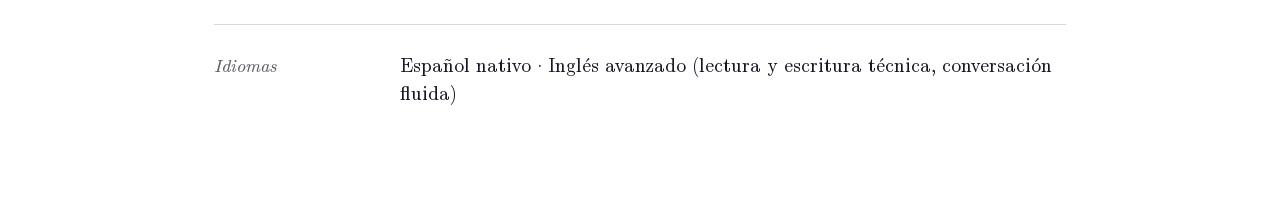
<file: cv.html>
<!DOCTYPE html>
<html lang="es">
<head>
<meta charset="UTF-8">
<title>Redirigiendo…</title>
<link rel="canonical" href="https://danzuniga.xyz/cv/">
<meta http-equiv="refresh" content="0; url=/cv/">
</head>
<body>
<p>Esta página se movió a <a href="/cv/">danzuniga.xyz/cv/</a>.</p>
</body>
</html>
</file>
<file: styles/site.css>
/* Daniel Zúñiga — hoja de estilo única. Tipografía: New Computer Modern (GUST Font License). */
@font-face{font-family:'NewCM';src:url(/assets/fonts/ncm-book.woff2) format('woff2');font-weight:400;font-style:normal;font-display:swap}
@font-face{font-family:'NewCM';src:url(/assets/fonts/ncm-book-italic.woff2) format('woff2');font-weight:400;font-style:italic;font-display:swap}
@font-face{font-family:'NewCM';src:url(/assets/fonts/ncm-bold.woff2) format('woff2');font-weight:700;font-style:normal;font-display:swap}
@font-face{font-family:'NewCM';src:url(/assets/fonts/ncm-bold-italic.woff2) format('woff2');font-weight:700;font-style:italic;font-display:swap}
@font-face{font-family:'NewCMMono';src:url(/assets/fonts/ncm-mono.woff2) format('woff2');font-weight:400;font-style:normal;font-display:swap}

:root{
  --paper:#FFFFFF;--ink:#16172A;--soft:#5E6074;--hair:#D6D7E0;--acc:#C0242E;--lnk:#1B3A8A;
  --serif:'NewCM','Latin Modern Roman','STIX Two Text',Georgia,serif;
  --mono:'NewCMMono',ui-monospace,SFMono-Regular,Menlo,monospace;
  color-scheme:light dark;
}
@media (prefers-color-scheme: dark){
  :root{--paper:#14151C;--ink:#ECEAE2;--soft:#A1A3B6;--hair:#34364A;--acc:#EE7C84;--lnk:#9DB4FF}
}
*,*::before,*::after{box-sizing:border-box}
html{-webkit-text-size-adjust:100%;scroll-behavior:smooth}
@media (prefers-reduced-motion: reduce){html{scroll-behavior:auto}}
body{margin:0;background:var(--paper);color:var(--ink);font-family:var(--serif);font-size:20px;line-height:1.5;font-kerning:normal;font-variant-ligatures:common-ligatures;-webkit-font-smoothing:antialiased;overflow-x:clip}
a{color:inherit;text-decoration:underline;text-decoration-thickness:1px;text-underline-offset:4px;text-decoration-color:var(--hair)}
a:hover{color:var(--acc);text-decoration-color:var(--acc)}
:focus-visible{outline:2px solid var(--acc);outline-offset:4px}
::selection{background:var(--acc);color:var(--paper)}
.skip{position:absolute;left:-9999px;top:0;background:var(--ink);color:var(--paper);padding:8px 14px;z-index:10}
.skip:focus{left:8px;top:8px}

/* ---- Inicio ---- */
.wrap{max-width:1240px;margin:0 auto;padding:0 max(20px,5vw)}
.nav{display:flex;align-items:baseline;gap:30px;padding:28px 0;font-size:.85rem}
.nav .b{margin-right:auto;font-size:1.15rem;font-style:italic;text-decoration:none}
.nav .b span{color:var(--acc)}
.nav a{text-decoration:none;color:var(--soft)}
.nav a:hover{color:var(--ink)}
.nav .b:hover{color:var(--ink)}
.nav .lang{border:1px solid var(--hair);padding:2px 9px;font-family:var(--mono);font-size:.75rem;color:var(--ink)}
.nav .lang:hover{border-color:var(--acc);color:var(--acc)}
.hero{position:relative;min-height:min(86vh,780px);display:flex;flex-direction:column;justify-content:center;padding:40px 0 64px;overflow:hidden}
.nn{position:absolute;right:-3vw;top:50%;transform:translateY(-52%);font-style:italic;font-weight:400;font-size:min(46vw,640px);line-height:.7;color:var(--acc);pointer-events:none;user-select:none}
.hero h1{position:relative;margin:0;font-weight:400;font-size:clamp(56px,9.4vw,148px);line-height:.92;letter-spacing:-.025em}
.hero h1 span{color:var(--acc)}
.hero .sub{position:relative;margin:26px 0 0;font-style:italic;font-size:clamp(22px,2.4vw,34px);line-height:1.2}
.hero .one{position:relative;margin:18px 0 0;max-width:30ch;color:var(--soft)}
.hero .go{position:relative;margin-top:34px;display:flex;gap:26px;flex-wrap:wrap;font-size:.95rem}
.toc{border-top:1px solid var(--ink);border-bottom:1px solid var(--hair);padding:14px 0;font-size:.9rem;display:flex;flex-wrap:wrap;gap:6px 26px}
.toc a{text-decoration:none;color:var(--soft)}
.toc a b{font-weight:700;color:var(--ink);margin-right:.4em}
.toc a:hover{color:var(--acc)}
.doc{padding:24px 0 72px}
.row{display:grid;grid-template-columns:minmax(0,38rem) minmax(0,15rem);gap:0 3.5rem;align-items:start}
.main{min-width:0}
.mn{font-size:.85rem;line-height:1.45;color:var(--soft);padding-top:.35rem;min-width:0}
.mn b{font-variant-caps:all-small-caps;letter-spacing:.06em;font-weight:700;color:var(--ink)}
.mn p{margin:0 0 .6rem}
h2.s{margin:3.4rem 0 1rem;font-size:1.6rem;line-height:1.2;font-weight:700;scroll-margin-top:16px}
h2.s i{font-style:normal;display:inline-block;width:2rem}
h3.ss{margin:2rem 0 .6rem;font-size:1.15rem;line-height:1.25;font-weight:700}
h3.ss i{font-style:normal;display:inline-block;width:2.7rem}
.main p{margin:0;text-align:justify;hyphens:auto;text-wrap:pretty}
.kw{margin-top:.5rem!important;font-size:.9rem;font-style:italic;text-align:left!important;color:var(--soft)}
.kw b{font-style:normal;font-weight:700;color:var(--ink)}
.cite{font-size:.92em;text-decoration:none;color:var(--lnk)}
.cite:hover{color:var(--acc)}
.say{margin:0;padding:0;list-style:none}
.say li{padding:18px 0 20px;border-bottom:1px solid var(--hair);font-style:italic;font-size:1.5rem;line-height:1.2}
.say li:first-child{border-top:1px solid var(--hair)}
table{width:100%;border-collapse:collapse;margin:1rem 0 .6rem;font-size:.95rem;border-top:2px solid var(--ink);border-bottom:2px solid var(--ink)}
th{font-weight:700;text-align:left;padding:.35rem .7rem .35rem 0;border-bottom:1px solid var(--ink);vertical-align:top}
td{padding:.35rem .7rem .35rem 0;vertical-align:top}
tbody tr:last-child td{padding-bottom:.55rem}
td:first-child{white-space:nowrap;padding-right:1.4rem;font-style:italic}
caption{caption-side:bottom;text-align:left;font-size:.88rem;color:var(--soft);padding-top:.5rem}
caption b{color:var(--ink)}
dl.fact{margin:0;display:grid;grid-template-columns:auto 1fr;gap:.2rem .9rem}
dl.fact dt{font-variant-caps:all-small-caps;letter-spacing:.06em;font-weight:700;color:var(--ink)}
dl.fact dd{margin:0}
.hello{font-weight:400;font-size:clamp(56px,8.4vw,116px);line-height:.9;letter-spacing:-.03em;margin:2rem 0 1.4rem!important;text-align:left!important;hyphens:none!important;white-space:nowrap}
.hello span{color:var(--acc)}
.refs{margin:0;padding:0;list-style:none;font-size:.92rem;line-height:1.45}
.refs li{display:grid;grid-template-columns:2.6rem minmax(0,1fr);margin-bottom:.4rem;scroll-margin-top:24px}
.refs li .k{color:var(--lnk)}
.refs .u{font-family:var(--mono);font-size:.82em;word-break:break-all}
.foot{display:flex;justify-content:space-between;flex-wrap:wrap;gap:8px 20px;padding:24px 0 36px;border-top:1px solid var(--ink);color:var(--soft);font-size:.82rem}

/* ---- CV ---- */
.cvpage{font-size:19px}
.cvwrap{max-width:980px;margin:0 auto;padding:36px max(20px,5vw) 72px}
.cvbar{display:flex;justify-content:space-between;align-items:baseline;gap:16px;font-size:.85rem;margin-bottom:40px}
.cvbar a{text-decoration:none;color:var(--soft)}
.cvbar a:hover{color:var(--acc)}
.cvbar .lang{border:1px solid var(--hair);padding:2px 9px;font-family:var(--mono);font-size:.75rem;color:var(--ink)}
.head{padding-bottom:28px;border-bottom:1px solid var(--ink)}
.head h1{margin:0;font-weight:400;font-size:clamp(48px,7vw,92px);line-height:.95;letter-spacing:-.025em}
.head h1 span{color:var(--acc)}
.head .role{margin:14px 0 0;font-style:italic;font-size:1.3rem}
.head .ct{margin:16px 0 0;display:flex;gap:6px 22px;flex-wrap:wrap;font-family:var(--mono);font-size:.78rem;color:var(--soft)}
.head .ct a{color:var(--ink)}
.cs{display:grid;grid-template-columns:150px minmax(0,1fr);gap:0 36px;padding:26px 0;border-bottom:1px solid var(--hair)}
.cs:last-of-type{border-bottom:0}
.cs h2{margin:0;font-weight:400;font-style:italic;font-size:1.15rem;line-height:1.5;color:var(--soft)}
.cs p{margin:0}
.job{margin-bottom:22px}
.job:last-child{margin-bottom:0}
.job .t{display:flex;justify-content:space-between;align-items:baseline;gap:16px}
.job .t b{font-weight:700;font-size:1.1rem}
.job .t span{font-size:.85rem;color:var(--soft)}
.job .k{font-style:italic;font-size:.88rem;color:var(--soft);margin-top:1px}
.job ul{margin:6px 0 0;padding:0;list-style:none}
.job li{position:relative;padding-left:1.1rem;margin-top:3px;font-size:.95rem;line-height:1.45}
.job li::before{content:"";position:absolute;left:0;top:.7em;width:6px;height:2px;background:var(--acc)}
.sk div{display:grid;grid-template-columns:120px minmax(0,1fr);gap:0 14px;margin-bottom:5px;font-size:.95rem}
.sk i{color:var(--soft)}

@media (max-width:900px){
  body{font-size:17px}
  .nav a:not(.b):not(.lang){display:none}
  .nn{font-size:70vw;right:-14vw}
  .row{grid-template-columns:minmax(0,1fr);gap:0}
  .mn{border-top:1px solid var(--hair);margin:.7rem 0 0;padding-top:.5rem}
  .say li{font-size:1.25rem}
  td:first-child{white-space:normal}
  .cvpage{font-size:17px}
  .cs{grid-template-columns:1fr;gap:8px 0}
  .sk div{grid-template-columns:1fr}
}
@media print{
  body{background:#fff;color:#000;font-size:10.5pt}
  .cvbar{display:none}
  .cvwrap{padding:0}
  .job{break-inside:avoid}
  a{text-decoration:none}
}
</file>
